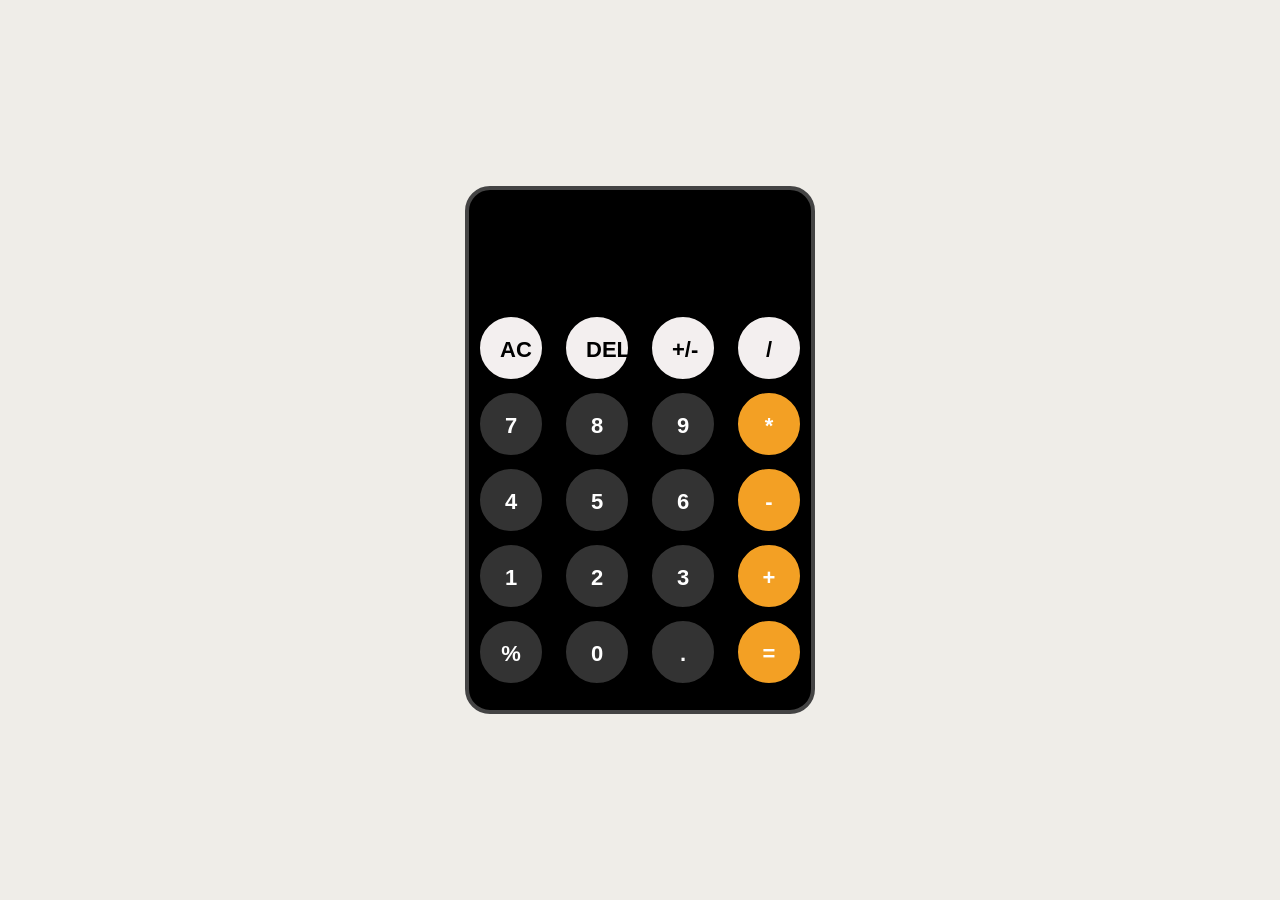
<file: Task2-Calculator/index.html>
<!DOCTYPE html>
<html lang="en">
<head>
    <meta charset="UTF-8">
    <meta name="viewport" content="width=device-width, initial-scale=1.0">
    <title> Responsive Calculator | Palak Jharabde</title>
    <link rel="stylesheet" href="style.css">
</head>
<body>
    <div class="container flex flex-col items-center mx-auto">
            <input class="input" type="text"/>
        <div class="calculator-buttons">
            <button class="button top-btn">AC</button>
            <button class="button top-btn">DEL</button>
            <button class="button top-btn">+/-</button>
            <button class="button top-btn">/</button>
        </div>
        <div class="calculator-buttons">
            <button class="button">7</button>
            <button class="button">8</button>
            <button class="button">9</button>
            <button class="button operator">*</button>
        </div>
        <div class="calculator-buttons">
            <button class="button">4</button>
            <button class="button">5</button>
            <button class="button">6</button>
            <button class="button operator">-</button>
        </div>
        <div class="calculator-buttons">
            <button class="button">1</button>
            <button class="button">2</button>
            <button class="button">3</button>
            <button class="button operator">+</button>
        </div>
        <div class="calculator-buttons">
            <button class="button">%</button>
            <button class="button">0</button>
            <button class="button">.</button>
            <button class="button operator">=</button>
        </div>
    </div>
    <script src="script.js"></script>
</body>
</html>
</file>
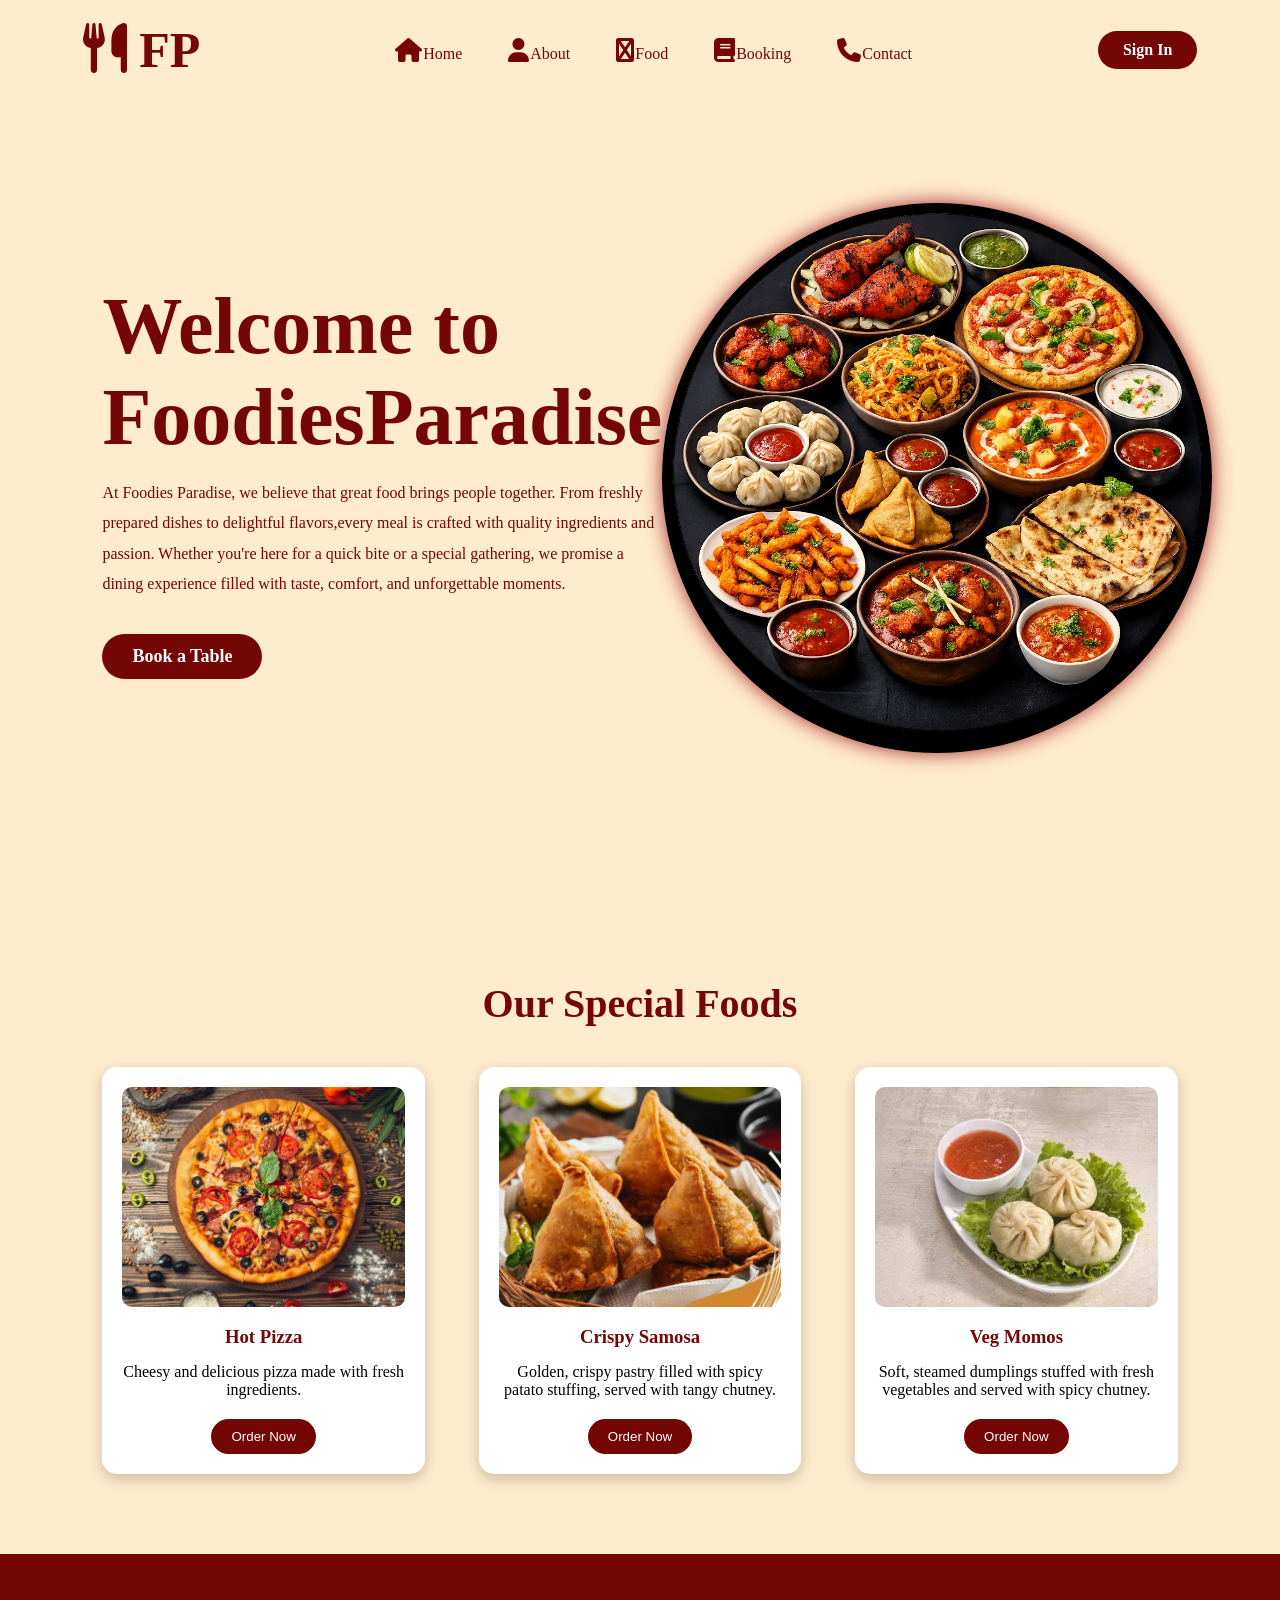
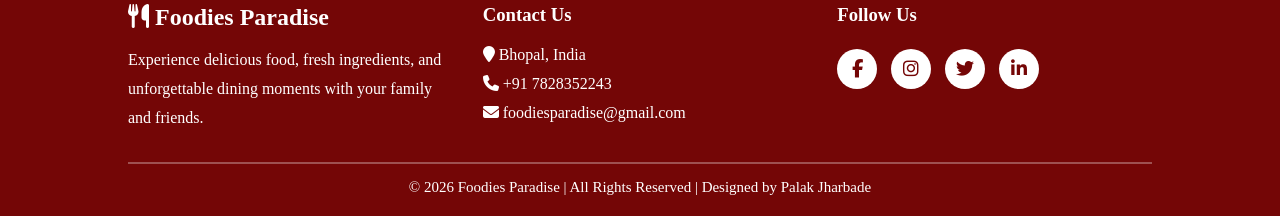
<file: Task3-Landing-Page/index.html>
<!DOCTYPE html>
<html lang="en">
<head>
    <meta charset="UTF-8">
    <meta name="viewport" content="width=device-width, initial-scale=1.0">
    <title>Foodies Paradise</title>
    <link rel="stylesheet" href="style.css">
    <link rel="stylesheet" href="https://cdnjs.cloudflare.com/ajax/libs/font-awesome/6.5.1/css/all.min.css">
</head>
<body>

    <header>
        <div class="overlay"></div>
<nav>
    <div class="logo">
       <i class="fa fa-cutlery" aria-hidden="true"></i> FP
    </div>

    <div class="menu">
        <a href="#"><i class="fa fa-home" aria-hidden="true"></i>Home</a>
        <a href="#"><i class="fa fa-user" aria-hidden="true"></i>About</a>
        <a href="#"><i class="fa fa-apple" aria-hidden="true"></i>Food</a>
        <a href="#"><i class="fa fa-book" aria-hidden="true"></i>Booking</a>
        <a href="#"><i class="fa fa-phone" aria-hidden="true"></i>Contact</a>
    </div>
    
    <div class="signin">
    <a href="#">Sign In</a>
</div>


</nav>

      <div class="container">
        <div class="left">
            <h1>Welcome to <span id="del"> Foodies</span>Paradise</h1>

            <p>At Foodies Paradise, we believe that great food brings people together. From freshly prepared dishes to delightful flavors,every meal is crafted with quality ingredients and passion. Whether you're here for a quick bite or a special gathering, we promise a dining experience filled with taste, comfort, and unforgettable moments.</p>

            <a href="#" class="book-btn">Book a Table</a>

        </div>

        <div class="right">
            <img src="./Foods image.jpeg" alt="Food Image" class="food-img">
        </div>
      </div>


    </header>

    <section class="food-section">
    <h2>Our Special Foods</h2>
    <div class="food-container">

        <div class="food-card">
            <img src="./pizza image.jpg" alt="Pizza">
            <h3> Hot Pizza</h3>
            <p>Cheesy and delicious pizza made with fresh ingredients.</p>
            <button>Order Now</button>
        </div>

        <div class="food-card">
            <img src="./samosa img" alt="Samosa">
            <h3>Crispy Samosa</h3>
            <p>Golden, crispy pastry filled with spicy patato stuffing, served with tangy chutney.</p>
            <button>Order Now</button>
        </div>

        <div class="food-card">
            <img src="./momos img.jpg" alt="Momos">
            <h3>Veg Momos</h3>
            <p>Soft, steamed dumplings stuffed with fresh vegetables and served with spicy chutney.</p>
            <button>Order Now</button>
        </div>

    </div>

</section>
</body>
<footer class="footer">

    <div class="footer-container">

        <div class="footer-box">
            <h2><i class="fa fa-cutlery"></i> Foodies Paradise</h2>
            <p>Experience delicious food, fresh ingredients, and unforgettable dining moments with your family and friends.</p>
        </div>

        <div class="footer-box">
            <h3>Contact Us</h3>
            <p><i class="fa fa-map-marker"></i> Bhopal, India</p>
            <p><i class="fa fa-phone"></i> +91 7828352243</p>
            <p><i class="fa fa-envelope"></i> foodiesparadise@gmail.com</p>
        </div>

        <div class="footer-box">
            <h3>Follow Us</h3>
            <div class="social-icons">
                <a href="#"><i class="fab fa-facebook-f"></i></a>
                <a href="#"><i class="fab fa-instagram"></i></a>
                <a href="#"><i class="fab fa-twitter"></i></a>
                <a href="#"><i class="fab fa-linkedin-in"></i></a>
            </div>
        </div>

    </div>

    <hr>

    <p class="copyright">
        © 2026 Foodies Paradise | All Rights Reserved | Designed by Palak Jharbade
    </p>

</footer>
</html>
</file>
<file: Task2-Calculator/style.css>
@import url('https://fonts.googleapis.com/css2?family=Google+Sans+Flex:opsz,wght@6..144,1..1000&family=Google+Sans:ital,opsz,wght@0,17..18,400..700;1,17..18,400..700&family=Roboto:ital,wght@0,100..900;1,100..900&display=swap');
*{
    margin: 0;
    padding: 0;
    box-sizing: border-box;
}
html, body {
    height: 100%;
    width: 100%;
    display: flex;
    font-family: "Roboto", sans-serif;
    justify-content: center;
    align-items: center;
    min-height: 100vh;
    background: rgb(239, 237, 232);
}

.container{
    justify-content: center;
    align-items: center;
    background: #000;
    padding: 20px;
    width: 350px;
    border-radius: 25px;
    border: 4px solid #444;
}


.text-center{
    text-align: center;
}

.mx-auto{
    margin: auto;
}

.flex{
    display: flex;
}
.flex-col{
    flex-direction: column;
}

.items-center{
    align-items: center;
}

.button{
    padding: 20px;
    margin: 5px;
    border: 2px solid black;
    border-radius: 50%;
    cursor: pointer;
    width: 66px;
    height: 66px;
    font-size: 22px;
    font-weight: bold;
    transition: 0.3s;
    background: #333333;
    color: white;
}

.calculator-buttons{
    display: grid;
    gap: 10px;
    grid-template-columns: repeat(4, 1fr);
}

.button:hover{
    transform: scale(1.05);
    transition: 0.3s;
}

.top-btn{
    background: #f3efef;
    color: black;
}

.operator{
    background: #f3a024;
    color: white;
}

.row{
    margin: 8px 0;
    width: 100%;
}

.input{
    width: 100%;
    height: 80px;
    padding: 10px 0px;
    margin-bottom: 20px;
    border: none;
    outline: none;
    border-radius: 15px;
    background: #000;
    color: white;
    font-size: 40px;
    text-align: right;
    padding-right: 15px;
}
</file>
<file: Task3-Landing-Page/style.css>
*{
    padding: 0;
    margin: 0;
    box-sizing: border-box;
}

header{
    width: 100%;
    height: 100vh;
    background-size: cover;
    background: blanchedalmond;
    position: relative;
    color: rgb(116, 6, 6);
}

.overlay{
    width: 100%;
    height: 100%;
    position: absolute;
    top: 0;
    left: 0;
    background: blanchedalmond;
}

nav{
    width: 100%;
    height: 100px;
    position: absolute;
    z-index: 2;
    display: flex;
    justify-content: space-around;
    align-items: center;
}

.signin a{
    text-decoration: none;
    background: rgb(116, 6, 6);
    padding: 10px 25px;
    display: inline-block;
    border-radius: 30px;
    font-weight: bold;
    transition: all 0.3s ease;
    color: white;
    box-shadow: 0 4px 10px rgba(0 0 0 0.3);
}

.signin a:hover{
    background-color: orange !important;
    color: black !important;
    transform: scale(1.05);
}

.logo{
    font-size: 50px;
    margin-right: 8px;
    color:  rgb(116, 6, 6);
    font-weight: bold;
}

.menu a{
    text-decoration: none;
    padding: 10px 20px;
    margin: 0.5px;
    font-family: 16px;
    color: rgb(116, 6, 6);
}

.menu a:first-child{
    border-radius: 9px;
    color:  rgb(116, 6, 6);
}

.menu a:last-child{
    border-radius: 9px;
    color:  rgb(116, 6, 6);
}

.menu i{
    font-size: 24px;
    padding: 0 1px;
}

.container{
    width: 100%;
    min-height: 100vh;
    align-items: center;
    display: flex;
    justify-content: space-around;
    position: absolute;
    z-index: 2;
    padding: 120px 8% 60px;
    color: rgb(116, 6, 6);
}

.left{
    flex-basis: 45%;
}

.right{
    flex-basis: 35%;
}

.right img{
    width: 550px;
    height: 550px;
    border-radius: 50%;
    object-fit: cover;
    animation: 10s anim linear infinite;
    box-shadow: 0 0 20px brown;
}

.left h1{
    font-size: 5em;
}

.left p{
    margin: 15px 0;
    line-height: 1.9rem;
}

.book-btn{
    display: inline-block;
    margin-top: 20px;
    padding: 12px 30px;
    background-color: rgb(116, 6, 6);
    color: white;
    text-decoration: none;
    border-radius: 30px;
    font-size: 18px;
    font-weight: bold;
    transition: 0.3s;
}

.book-btn:hover{
    color: black;
    background: orange;
}


@keyframes anim{
    0%{
        transform: rotate(0deg);
    }
    100%{
        transform: rotate(360deg);
    }
}

.food-section{
    width: 100%;
    background-color: blanchedalmond;
    padding: 80px 8%;
}

.food-section h2{
    font-size: 40px;
    color: rgb(116,6,6);
    margin-bottom: 40px;
    text-align: center;
}

.food-container{
    display: flex;
    justify-content: space-between;
    gap: 30px;
    flex-wrap: wrap;
}

.food-card{
    width: 30%;
    background: white;
    padding: 20px;
    text-align: center;
    border-radius: 15px;
    box-shadow: 0 5px 15px rgba(0,0,0,0.2);
    transition: 0.3s;
}

.food-card:hover{
    transform: translateY(-10px);
}

.food-card img{
    width: 100%;
    height: 220px;
    object-fit: cover;
    border-radius: 10px;
}

.food-card h3{
    margin: 15px 0;
    color: rgb(116,6,6);
}

.food-card p{
    margin-bottom: 20px;
}

.food-card button{
    padding: 10px 20px;
    border: none;
    border-radius: 25px;
    background: rgb(116,6,6);
    color: white;
    cursor: pointer;
}

.food-card button:hover{
    background: orange;
    color: black;
}

.footer{
    background: rgb(116, 6, 6);
    color: white;
    padding: 50px 10% 20px;
}

.footer-container{
    display: grid;
    grid-template-columns: repeat(3,1fr);
    justify-content: space-between;
    flex-wrap: wrap;
    gap: 40px;
}

.footer-box{
    flex: 1;
    min-width: 220px;
}

.footer-box h2,
.footer-box h3{
    margin-bottom: 15px;
}

.footer-box p{
    line-height: 1.8;
}

.footer-box a{
    display: block;
    color: white;
    text-decoration: none;
    margin: 8px 0;
    transition: 0.3s;
}

.footer-box a:hover{
    color: orange;
}

.social-icons a{
    display: inline-block;
    width: 40px;
    height: 40px;
    background: white;
    color: rgb(116, 6, 6);
    text-align: center;
    line-height: 40px;
    border-radius: 50%;
    margin-right: 10px;
    font-size: 18px;
    transition: 0.3s;
}

.social-icons a:hover{
    background: orange;
    color: black;
}

.footer hr{
    margin: 30px 0 15px;
    border: 1px solid rgba(255,255,255,0.3);
}

.copyright{
    text-align: center;
    font-size: 15px;
}
</file>
